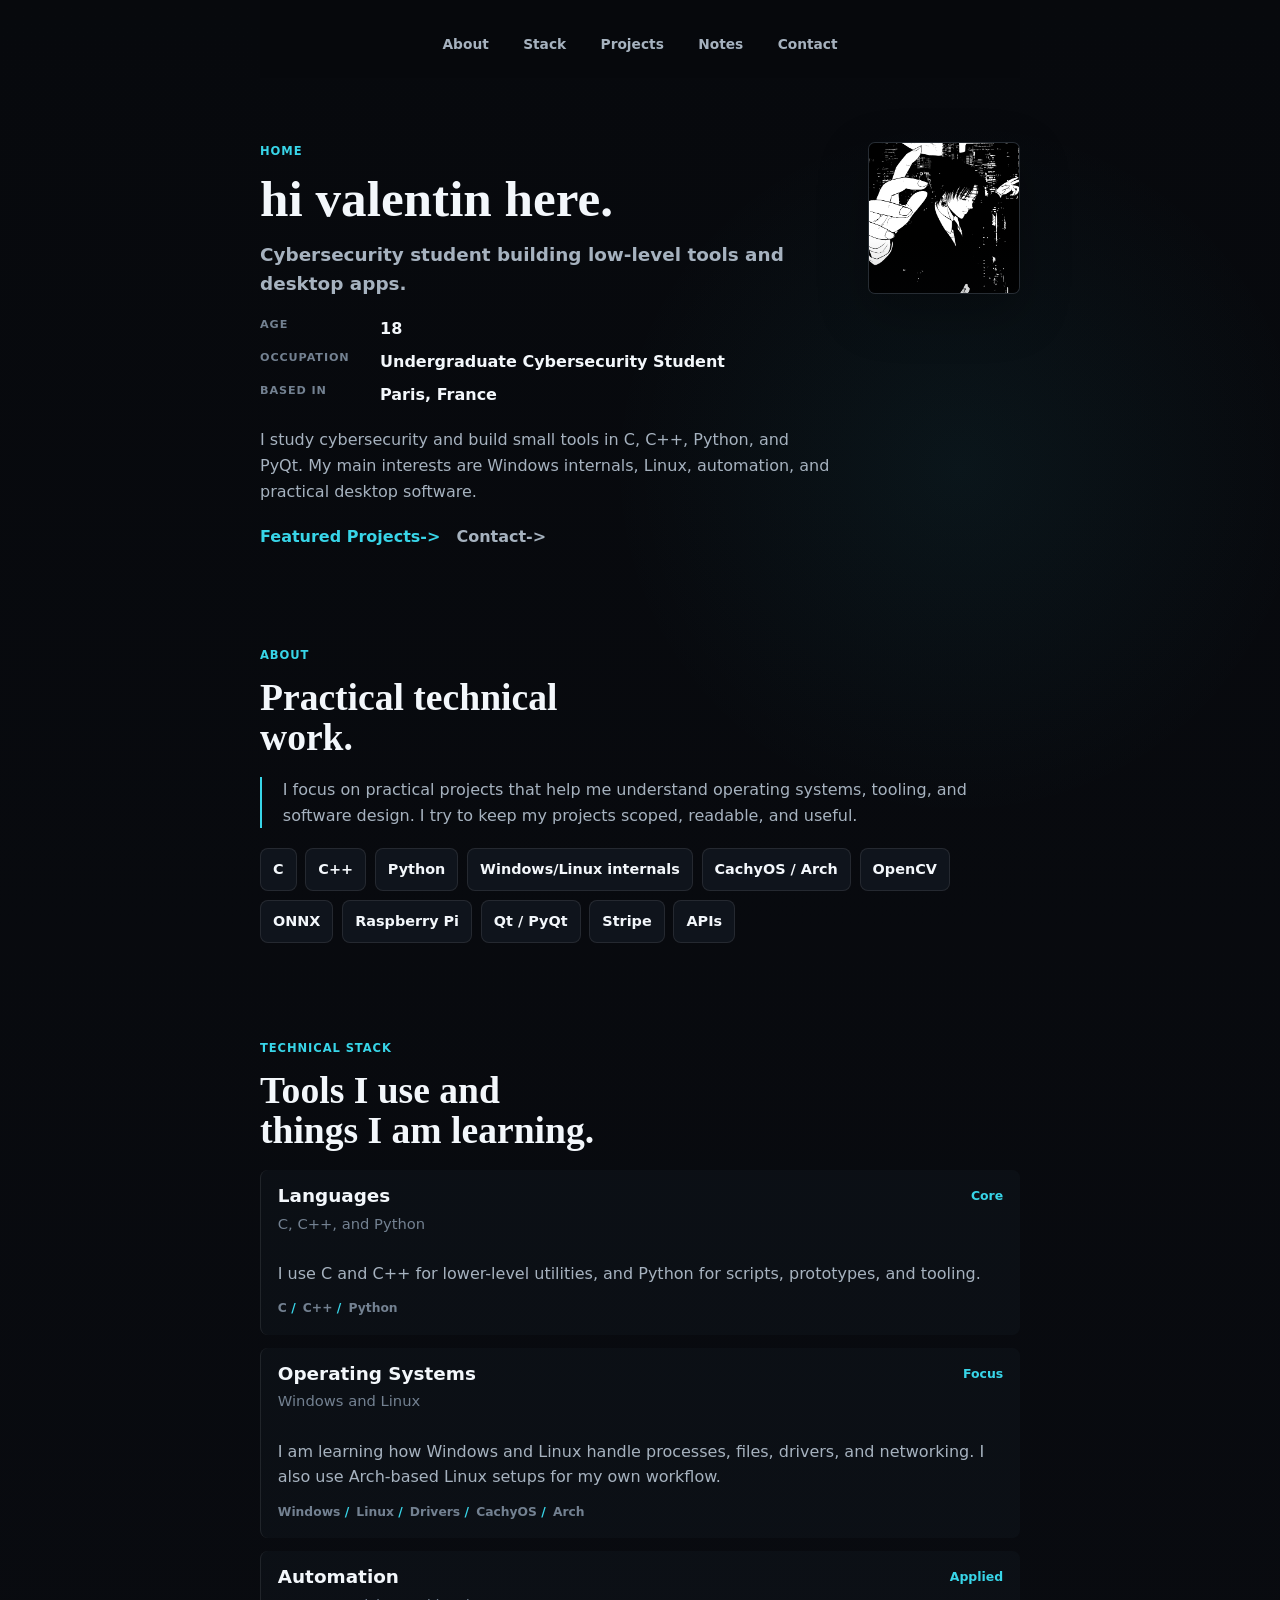
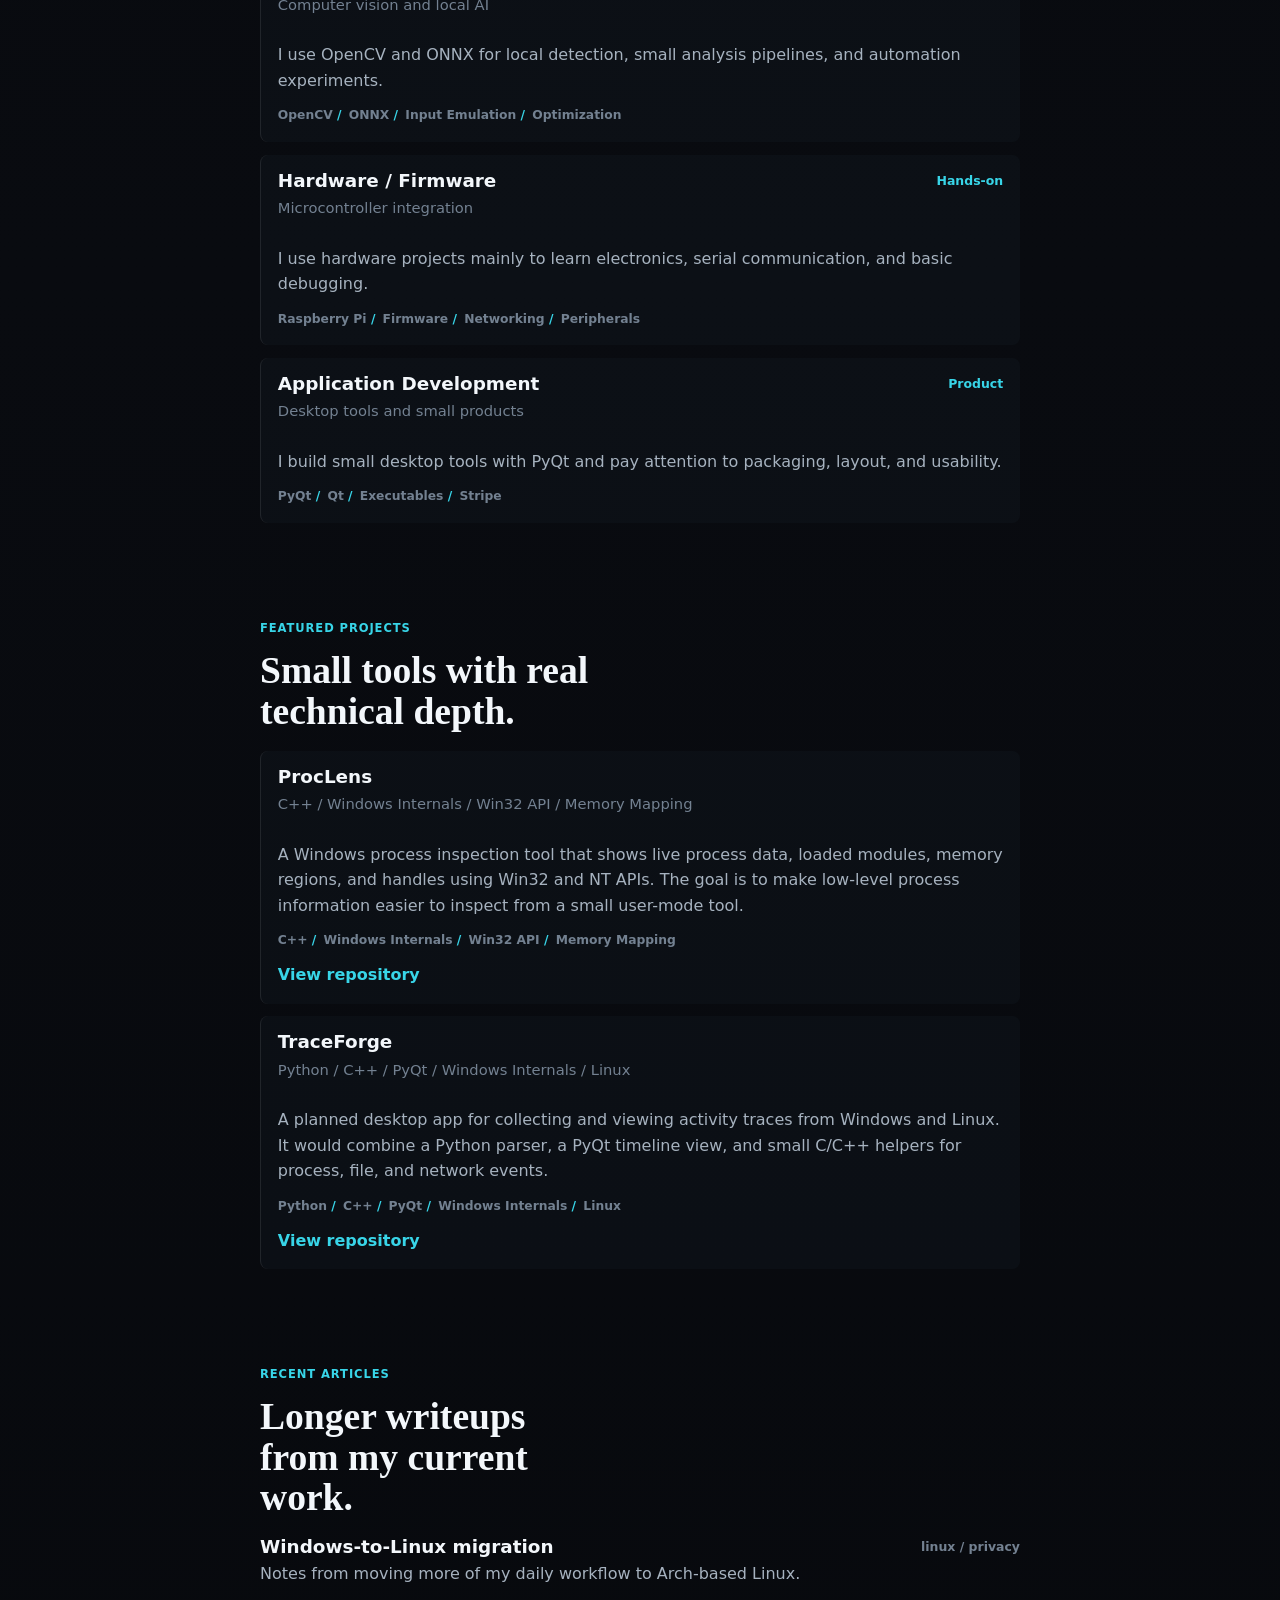
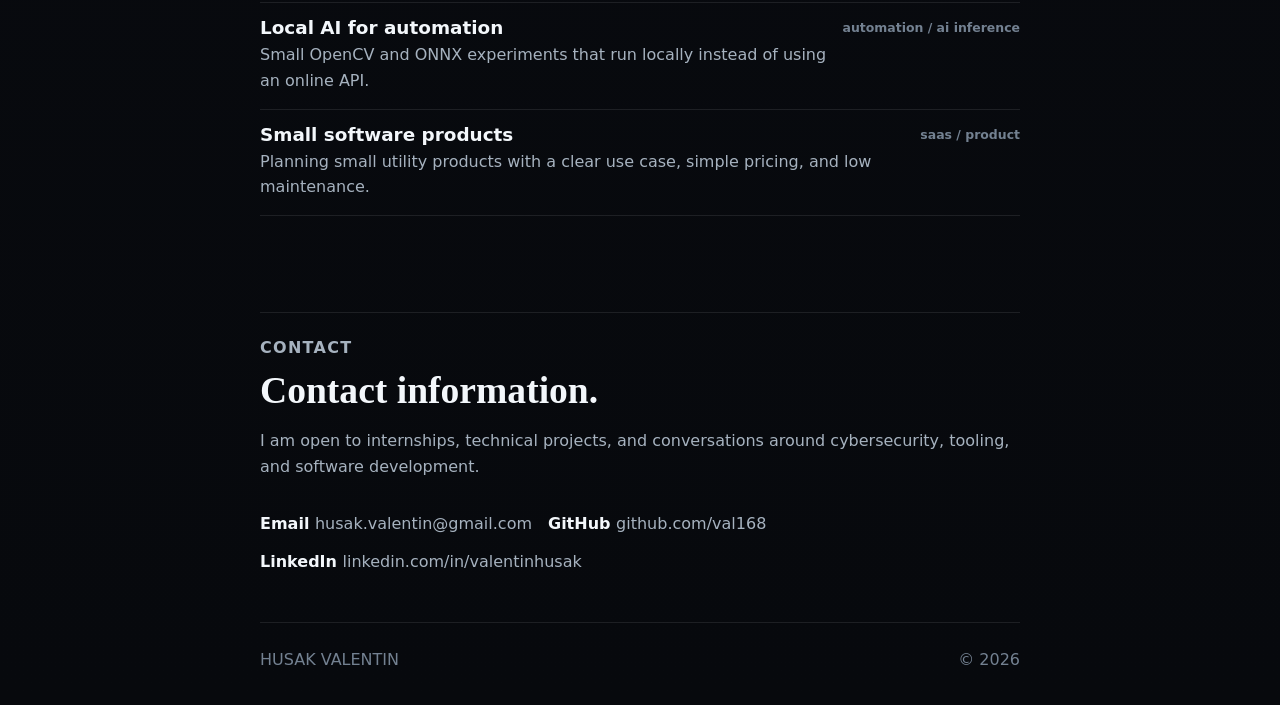
<file: index.html>
<!DOCTYPE html>
<html lang="en">
  <head>
    <meta charset="UTF-8" />
    <meta name="viewport" content="width=device-width, initial-scale=1.0" />
    <title>Portfolio | Cybersecurity Student</title>
    <meta
      name="description"
      content="A clean dark portfolio for a cybersecurity student building low-level tools and small apps."
    />
    <link rel="stylesheet" href="styles.css" />
  </head>
  <body>
    <header class="site-header">
      <a class="brand" href="#home" aria-label="Go to home">
        <span class="brand-mark">YN</span>
        <span class="brand-text" data-field="name">Your Name</span>
      </a>

      <button
        class="nav-toggle"
        type="button"
        aria-label="Toggle navigation"
        aria-expanded="false"
      >
        <span></span>
        <span></span>
      </button>

      <nav class="site-nav" aria-label="Primary navigation">
        <a href="#about">About</a>
        <a href="#stack">Stack</a>
        <a href="#projects">Projects</a>
        <a href="#notes">Notes</a>
        <a href="#contact">Contact</a>
      </nav>
    </header>

    <main>
      <section class="hero section" id="home">
        <div class="hero-content reveal">
          <p class="eyebrow">home</p>
          <h1 data-field="greeting">hi valentin here.</h1>
          <p class="tagline" data-field="tagline">
            Cybersecurity student building low-level tools and desktop apps.
          </p>

          <div class="quick-facts" aria-label="Personal information">
            <span><strong>Age</strong><span data-field="age">Your age</span></span>
            <span>
              <strong>Occupation</strong>
              <span data-field="occupation">Undergraduate Cybersecurity Student</span>
            </span>
            <span>
              <strong>Based in</strong>
              <span data-field="location">Your location</span>
            </span>
          </div>

          <p class="intro" data-field="intro">
            I study cybersecurity and build small tools in C, C++, Python, and
            PyQt. My main interests are Windows internals, Linux, automation,
            and practical desktop software.
          </p>

          <div class="hero-actions">
            <a class="button primary" href="#projects">Featured Projects</a>
            <a class="button secondary" href="#contact">Contact</a>
          </div>
        </div>

        <div class="hero-visual reveal" aria-label="Profile artwork">
          <img
            src="assets/profile-art.jpg"
            alt="Black and white profile artwork"
            width="1024"
            height="1024"
          />
        </div>
      </section>

      <section class="section about-section" id="about">
        <div class="section-heading reveal">
          <p class="eyebrow">about</p>
          <h2>Practical technical work.</h2>
        </div>
        <div class="about-grid">
          <p class="about-copy reveal" data-field="about">
            I focus on practical projects that help me understand operating
            systems, tooling, and software design. I try to keep my projects
            scoped, readable, and useful.
          </p>
          <div class="skill-strip reveal" id="skill-list" aria-label="Current skills"></div>
        </div>
      </section>

      <section class="section" id="stack">
        <div class="section-heading reveal">
          <p class="eyebrow">technical stack</p>
          <h2>Tools I use and things I am learning.</h2>
        </div>
        <div class="card-grid" id="stack-list"></div>
      </section>

      <section class="section" id="projects">
        <div class="section-heading reveal">
          <p class="eyebrow">featured projects</p>
          <h2>Small tools with real technical depth.</h2>
        </div>
        <div class="card-grid" id="project-list"></div>
      </section>

      <section class="section" id="notes">
        <div class="section-heading reveal">
          <p class="eyebrow">recent articles</p>
          <h2>Longer writeups from my current work.</h2>
        </div>
        <div class="note-list" id="note-list"></div>
      </section>

      <section class="section contact-section" id="contact">
        <div class="contact-panel reveal">
          <div>
            <p class="eyebrow">contact</p>
            <h2>Contact information.</h2>
            <p>
              I am open to internships, technical projects, and conversations
              around cybersecurity, tooling, and software development.
            </p>
          </div>
          <div class="contact-links" id="contact-list"></div>
        </div>
      </section>
    </main>

    <footer class="site-footer">
      <p>
        <span data-field="name">Your Name</span>
        <span>&copy; <span id="current-year"></span></span>
      </p>
    </footer>

    <script src="script.js"></script>
  </body>
</html>
</file>
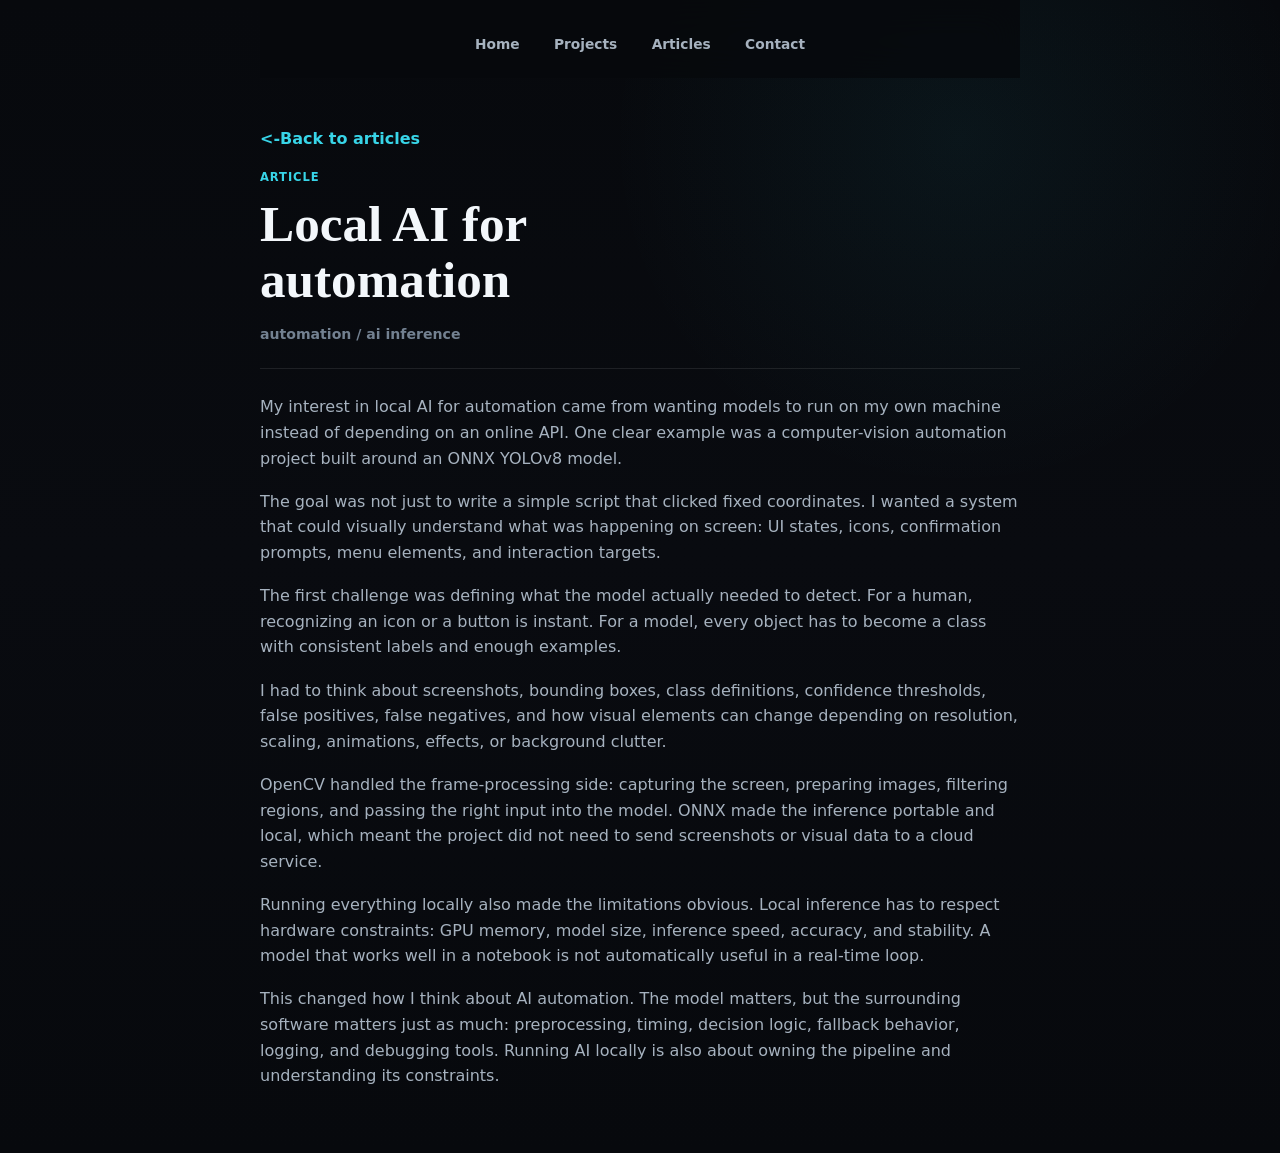
<file: articles/local-ai-for-automation.html>
<!DOCTYPE html>
<html lang="en">
  <head>
    <meta charset="UTF-8" />
    <meta name="viewport" content="width=device-width, initial-scale=1.0" />
    <title>Local AI for Automation | Husak Valentin</title>
    <meta
      name="description"
      content="Notes about local OpenCV and ONNX automation experiments."
    />
    <link rel="stylesheet" href="../styles.css" />
  </head>
  <body>
    <header class="site-header">
      <nav class="site-nav" aria-label="Article navigation">
        <a href="../index.html#home">Home</a>
        <a href="../index.html#projects">Projects</a>
        <a href="../index.html#notes">Articles</a>
        <a href="../index.html#contact">Contact</a>
      </nav>
    </header>

    <main class="article-main">
      <article>
        <a class="back-link" href="../index.html#notes">Back to articles</a>
        <header class="article-header">
          <p class="eyebrow">article</p>
          <h1>Local AI for automation</h1>
          <p class="article-meta">automation / ai inference</p>
        </header>

        <div class="article-content">
          <p>
            My interest in local AI for automation came from wanting models to
            run on my own machine instead of depending on an online API. One
            clear example was a computer-vision automation project built around
            an ONNX YOLOv8 model.
          </p>
          <p>
            The goal was not just to write a simple script that clicked fixed
            coordinates. I wanted a system that could visually understand what
            was happening on screen: UI states, icons, confirmation prompts,
            menu elements, and interaction targets.
          </p>
          <p>
            The first challenge was defining what the model actually needed to
            detect. For a human, recognizing an icon or a button is instant. For
            a model, every object has to become a class with consistent labels
            and enough examples.
          </p>
          <p>
            I had to think about screenshots, bounding boxes, class definitions,
            confidence thresholds, false positives, false negatives, and how
            visual elements can change depending on resolution, scaling,
            animations, effects, or background clutter.
          </p>
          <p>
            OpenCV handled the frame-processing side: capturing the screen,
            preparing images, filtering regions, and passing the right input
            into the model. ONNX made the inference portable and local, which
            meant the project did not need to send screenshots or visual data to
            a cloud service.
          </p>
          <p>
            Running everything locally also made the limitations obvious. Local
            inference has to respect hardware constraints: GPU memory, model
            size, inference speed, accuracy, and stability. A model that works
            well in a notebook is not automatically useful in a real-time loop.
          </p>
          <p>
            This changed how I think about AI automation. The model matters, but
            the surrounding software matters just as much: preprocessing,
            timing, decision logic, fallback behavior, logging, and debugging
            tools. Running AI locally is also about owning the pipeline and
            understanding its constraints.
          </p>
        </div>
      </article>
    </main>
  </body>
</html>
</file>
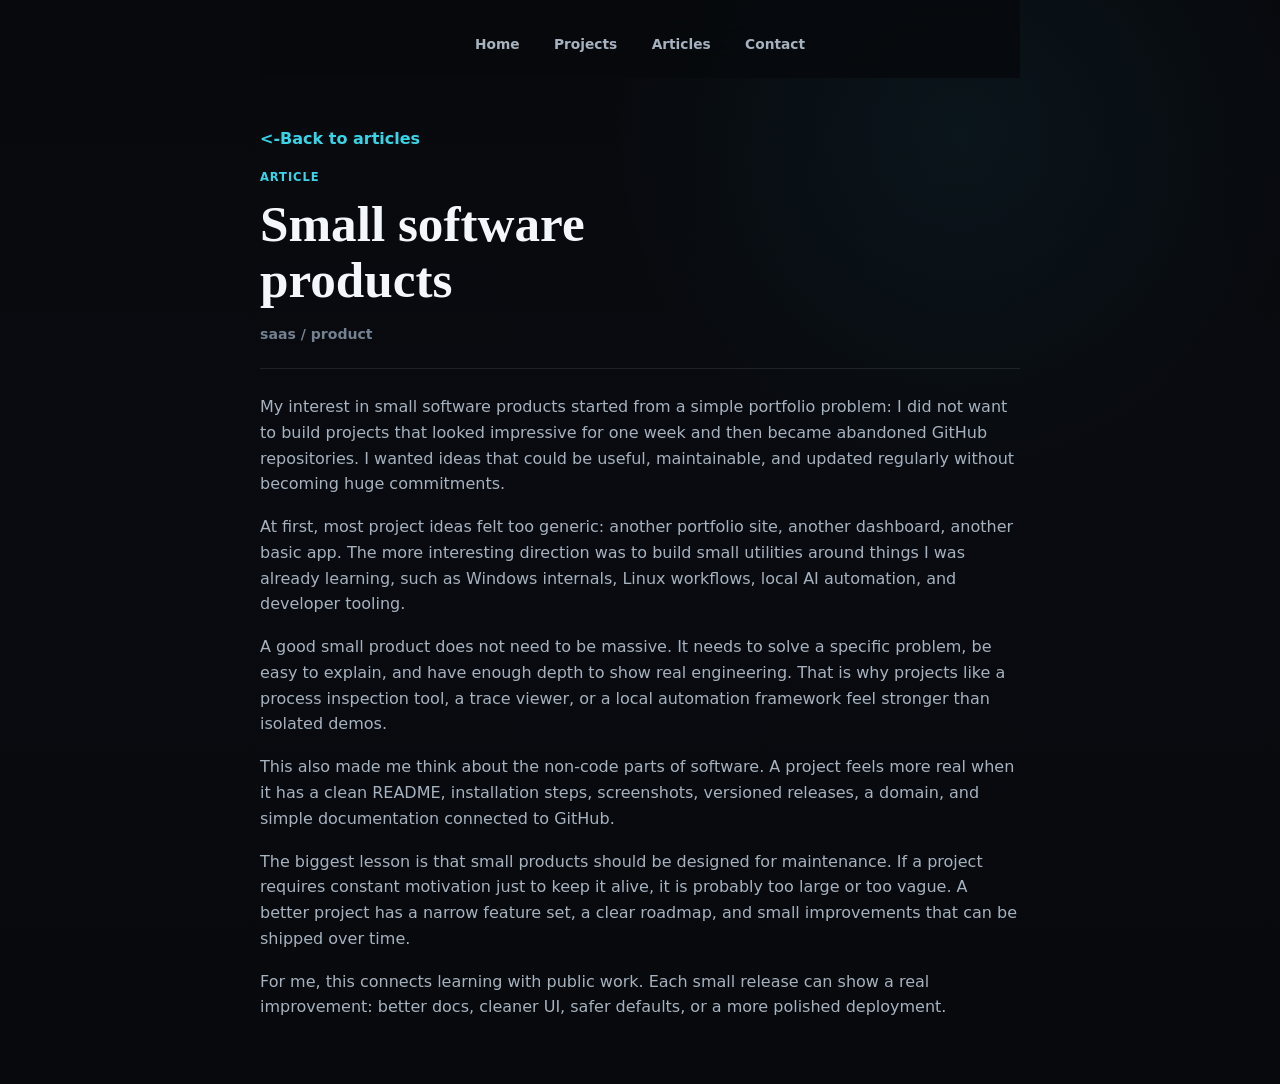
<file: articles/small-software-products.html>
<!DOCTYPE html>
<html lang="en">
  <head>
    <meta charset="UTF-8" />
    <meta name="viewport" content="width=device-width, initial-scale=1.0" />
    <title>Small Software Products | Husak Valentin</title>
    <meta
      name="description"
      content="Notes about turning small technical projects into maintainable software products."
    />
    <link rel="stylesheet" href="../styles.css" />
  </head>
  <body>
    <header class="site-header">
      <nav class="site-nav" aria-label="Article navigation">
        <a href="../index.html#home">Home</a>
        <a href="../index.html#projects">Projects</a>
        <a href="../index.html#notes">Articles</a>
        <a href="../index.html#contact">Contact</a>
      </nav>
    </header>

    <main class="article-main">
      <article>
        <a class="back-link" href="../index.html#notes">Back to articles</a>
        <header class="article-header">
          <p class="eyebrow">article</p>
          <h1>Small software products</h1>
          <p class="article-meta">saas / product</p>
        </header>

        <div class="article-content">
          <p>
            My interest in small software products started from a simple
            portfolio problem: I did not want to build projects that looked
            impressive for one week and then became abandoned GitHub
            repositories. I wanted ideas that could be useful, maintainable, and
            updated regularly without becoming huge commitments.
          </p>
          <p>
            At first, most project ideas felt too generic: another portfolio
            site, another dashboard, another basic app. The more interesting
            direction was to build small utilities around things I was already
            learning, such as Windows internals, Linux workflows, local AI
            automation, and developer tooling.
          </p>
          <p>
            A good small product does not need to be massive. It needs to solve
            a specific problem, be easy to explain, and have enough depth to
            show real engineering. That is why projects like a process
            inspection tool, a trace viewer, or a local automation framework
            feel stronger than isolated demos.
          </p>
          <p>
            This also made me think about the non-code parts of software. A
            project feels more real when it has a clean README, installation
            steps, screenshots, versioned releases, a domain, and simple
            documentation connected to GitHub.
          </p>
          <p>
            The biggest lesson is that small products should be designed for
            maintenance. If a project requires constant motivation just to keep
            it alive, it is probably too large or too vague. A better project
            has a narrow feature set, a clear roadmap, and small improvements
            that can be shipped over time.
          </p>
          <p>
            For me, this connects learning with public work. Each small release
            can show a real improvement: better docs, cleaner UI, safer
            defaults, or a more polished deployment.
          </p>
        </div>
      </article>
    </main>
  </body>
</html>
</file>
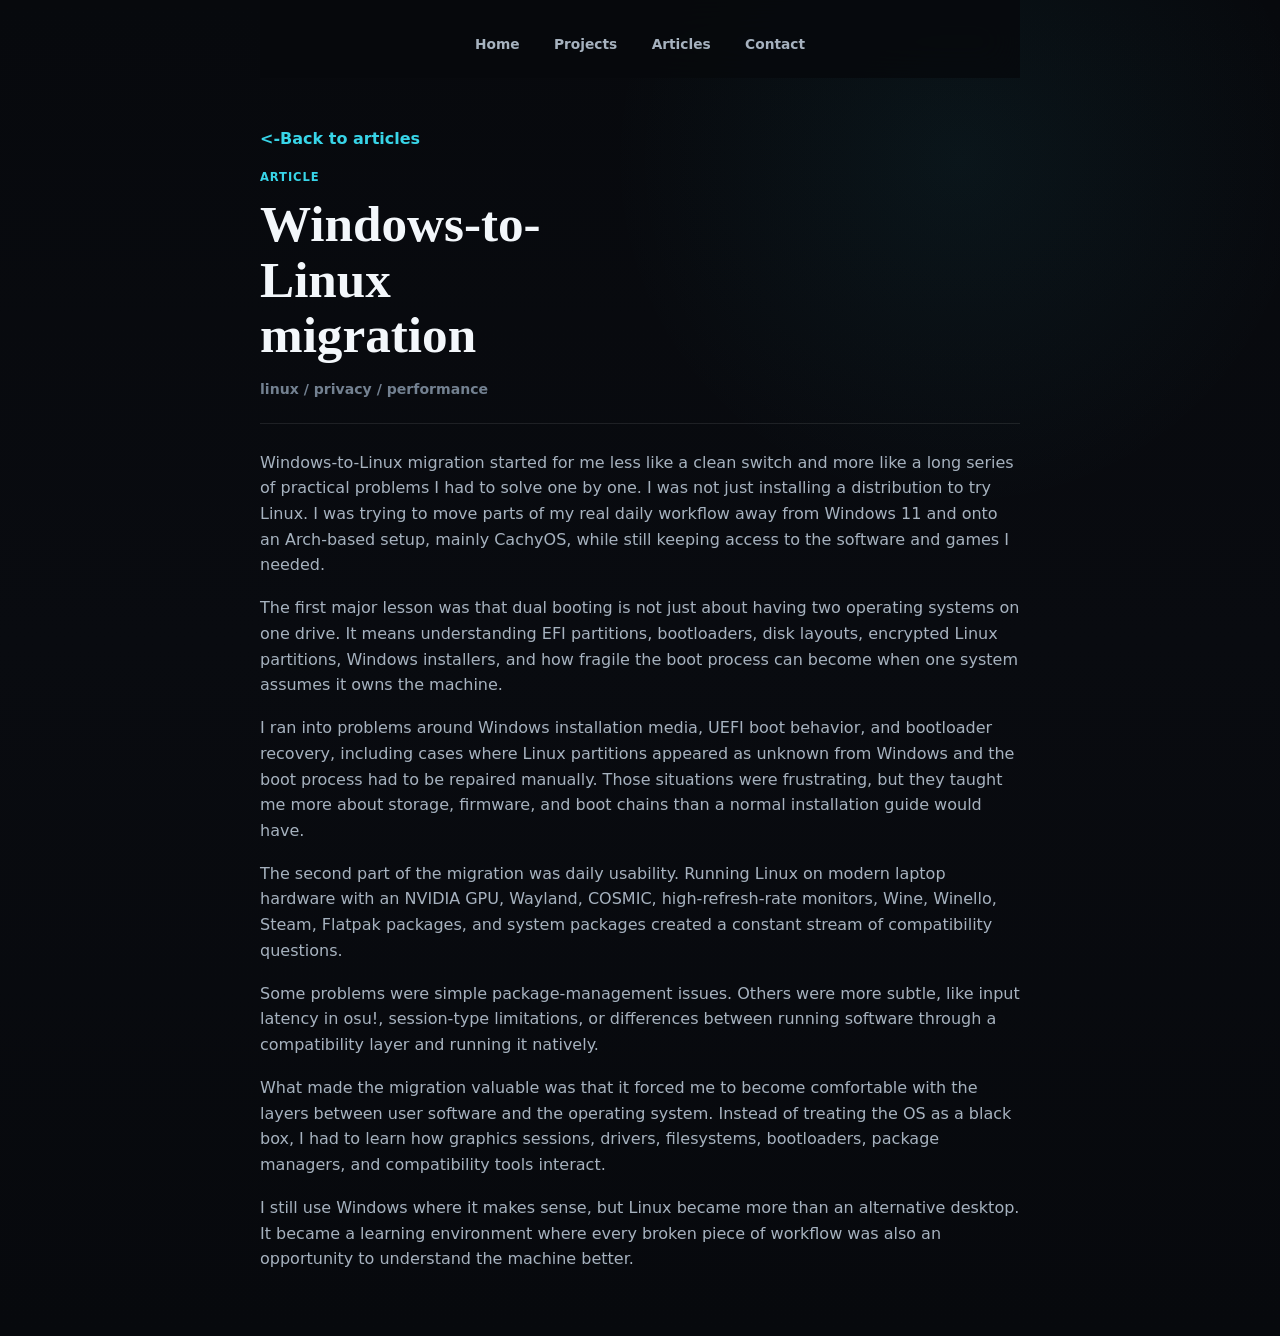
<file: articles/windows-to-linux-migration.html>
<!DOCTYPE html>
<html lang="en">
  <head>
    <meta charset="UTF-8" />
    <meta name="viewport" content="width=device-width, initial-scale=1.0" />
    <title>Windows-to-Linux Migration | Husak Valentin</title>
    <meta
      name="description"
      content="Notes about moving parts of a real daily workflow from Windows to Arch-based Linux."
    />
    <link rel="stylesheet" href="../styles.css" />
  </head>
  <body>
    <header class="site-header">
      <nav class="site-nav" aria-label="Article navigation">
        <a href="../index.html#home">Home</a>
        <a href="../index.html#projects">Projects</a>
        <a href="../index.html#notes">Articles</a>
        <a href="../index.html#contact">Contact</a>
      </nav>
    </header>

    <main class="article-main">
      <article>
        <a class="back-link" href="../index.html#notes">Back to articles</a>
        <header class="article-header">
          <p class="eyebrow">article</p>
          <h1>Windows-to-Linux migration</h1>
          <p class="article-meta">linux / privacy / performance</p>
        </header>

        <div class="article-content">
          <p>
            Windows-to-Linux migration started for me less like a clean switch
            and more like a long series of practical problems I had to solve one
            by one. I was not just installing a distribution to try Linux. I was
            trying to move parts of my real daily workflow away from Windows 11
            and onto an Arch-based setup, mainly CachyOS, while still keeping
            access to the software and games I needed.
          </p>
          <p>
            The first major lesson was that dual booting is not just about
            having two operating systems on one drive. It means understanding
            EFI partitions, bootloaders, disk layouts, encrypted Linux
            partitions, Windows installers, and how fragile the boot process can
            become when one system assumes it owns the machine.
          </p>
          <p>
            I ran into problems around Windows installation media, UEFI boot
            behavior, and bootloader recovery, including cases where Linux
            partitions appeared as unknown from Windows and the boot process had
            to be repaired manually. Those situations were frustrating, but they
            taught me more about storage, firmware, and boot chains than a
            normal installation guide would have.
          </p>
          <p>
            The second part of the migration was daily usability. Running Linux
            on modern laptop hardware with an NVIDIA GPU, Wayland, COSMIC,
            high-refresh-rate monitors, Wine, Winello, Steam, Flatpak packages,
            and system packages created a constant stream of compatibility
            questions.
          </p>
          <p>
            Some problems were simple package-management issues. Others were
            more subtle, like input latency in osu!, session-type limitations,
            or differences between running software through a compatibility
            layer and running it natively.
          </p>
          <p>
            What made the migration valuable was that it forced me to become
            comfortable with the layers between user software and the operating
            system. Instead of treating the OS as a black box, I had to learn
            how graphics sessions, drivers, filesystems, bootloaders, package
            managers, and compatibility tools interact.
          </p>
          <p>
            I still use Windows where it makes sense, but Linux became more than
            an alternative desktop. It became a learning environment where every
            broken piece of workflow was also an opportunity to understand the
            machine better.
          </p>
        </div>
      </article>
    </main>
  </body>
</html>
</file>
<file: styles.css>
:root {
  color-scheme: dark;
  --bg: #080b0f;
  --bg-soft: #0e131a;
  --surface: #121820;
  --surface-strong: #17202a;
  --text: #f3f7fb;
  --muted: #a6b2bf;
  --subtle: #738191;
  --line: rgba(255, 255, 255, 0.09);
  --accent: #38d5e8;
  --accent-soft: rgba(56, 213, 232, 0.12);
  --accent-warm: #d8b66a;
  --shadow: 0 18px 50px rgba(0, 0, 0, 0.28);
  --radius: 8px;
  --max-width: 760px;
}

* {
  box-sizing: border-box;
}

html {
  scroll-behavior: smooth;
}

body {
  margin: 0;
  min-height: 100vh;
  background:
    radial-gradient(circle at 75% 12%, rgba(56, 213, 232, 0.06), transparent 22rem),
    linear-gradient(180deg, #07090d 0%, #090b10 48%, #07090d 100%);
  color: var(--text);
  font-family: system-ui, -apple-system, BlinkMacSystemFont, "Segoe UI", sans-serif;
  line-height: 1.6;
}

body.nav-open {
  overflow: hidden;
}

a {
  color: inherit;
  text-decoration: none;
}

img {
  display: block;
  max-width: 100%;
}

.site-header {
  position: sticky;
  top: 0;
  z-index: 20;
  display: flex;
  align-items: center;
  justify-content: center;
  gap: 1.5rem;
  width: min(100% - 2rem, var(--max-width));
  margin: 0 auto;
  padding: 1.4rem 0 0.8rem;
  background: rgba(7, 9, 13, 0.82);
  backdrop-filter: blur(18px);
}

.brand {
  display: none;
  align-items: center;
  gap: 0.75rem;
  font-weight: 700;
}

.brand-mark {
  display: grid;
  width: 2.35rem;
  height: 2.35rem;
  place-items: center;
  border: 1px solid var(--line);
  border-radius: var(--radius);
  background: var(--surface);
  color: var(--accent);
  font-size: 0.8rem;
  letter-spacing: 0;
}

.brand-text {
  max-width: 14rem;
  overflow: hidden;
  text-overflow: ellipsis;
  white-space: nowrap;
}

.site-nav {
  display: flex;
  align-items: center;
  gap: 0.45rem;
}

.site-nav a {
  border-radius: var(--radius);
  color: var(--muted);
  font-size: 0.86rem;
  font-weight: 600;
  padding: 0.65rem 0.85rem;
  transition: color 180ms ease, background 180ms ease;
}

.site-nav a:hover,
.site-nav a.active {
  background: rgba(255, 255, 255, 0.06);
  color: var(--text);
}

.nav-toggle {
  display: none;
  width: 2.5rem;
  height: 2.5rem;
  border: 1px solid var(--line);
  border-radius: var(--radius);
  background: var(--surface);
  color: var(--text);
  cursor: pointer;
}

.nav-toggle span {
  display: block;
  width: 1.1rem;
  height: 2px;
  margin: 0.25rem auto;
  background: currentColor;
}

.section {
  width: min(100% - 2rem, var(--max-width));
  margin: 0 auto;
  padding: 3rem 0;
  scroll-margin-top: 5rem;
}

.hero {
  display: grid;
  grid-template-columns: minmax(0, 1fr) 9.5rem;
  align-items: start;
  gap: 2rem;
  min-height: auto;
  padding-top: 4rem;
  padding-bottom: 3rem;
}

.eyebrow {
  margin: 0 0 0.65rem;
  color: var(--accent);
  font-size: 0.72rem;
  font-weight: 800;
  letter-spacing: 0.08em;
  text-transform: uppercase;
}

h1,
h2,
h3 {
  margin: 0;
  line-height: 1.08;
}

h1 {
  max-width: none;
  font-family: Georgia, "Times New Roman", serif;
  font-size: clamp(2.35rem, 6vw, 3.2rem);
  font-weight: 800;
}

h2 {
  max-width: 18ch;
  font-family: Georgia, "Times New Roman", serif;
  font-size: clamp(1.75rem, 4vw, 2.35rem);
  font-weight: 800;
}

h3 {
  font-size: 1.15rem;
  font-weight: 750;
}

.tagline {
  max-width: 40rem;
  margin: 0.85rem 0 0;
  color: var(--muted);
  font-size: clamp(1rem, 2vw, 1.15rem);
  font-weight: 600;
}

.quick-facts {
  display: grid;
  grid-template-columns: 1fr;
  gap: 0.45rem;
  margin: 1.1rem 0 0;
}

.quick-facts > span {
  display: grid;
  grid-template-columns: 7.5rem 1fr;
  min-width: 0;
  border: 0;
  border-radius: 0;
  background: transparent;
  padding: 0;
}

.quick-facts strong,
.meta-label {
  display: block;
  color: var(--subtle);
  font-size: 0.7rem;
  font-weight: 800;
  letter-spacing: 0.08em;
  text-transform: uppercase;
}

.quick-facts span span {
  display: block;
  margin-top: 0;
  overflow-wrap: anywhere;
  color: var(--text);
  font-weight: 650;
}

.intro,
.about-copy,
.contact-panel p {
  color: var(--muted);
  font-size: 1rem;
}

.intro {
  max-width: 44rem;
  margin: 1.25rem 0 0;
}

.hero-actions {
  display: flex;
  flex-wrap: wrap;
  gap: 1rem;
  margin-top: 1.25rem;
}

.button {
  display: inline-flex;
  align-items: center;
  justify-content: center;
  min-height: auto;
  border: 0;
  border-radius: 0;
  padding: 0;
  color: var(--accent);
  font-weight: 750;
  transition: transform 180ms ease, border-color 180ms ease, background 180ms ease;
}

.button:hover {
  transform: translateY(-2px);
}

.button.primary {
  background: transparent;
  color: var(--accent);
}

.button.secondary {
  border-color: transparent;
  background: transparent;
  color: var(--muted);
}

.button::after {
  content: " ->";
}

.hero-visual {
  position: relative;
  overflow: hidden;
  border: 1px solid var(--line);
  border-radius: 7px;
  background: var(--surface);
  box-shadow: var(--shadow);
  aspect-ratio: 1 / 1;
}

.hero-visual::after {
  position: absolute;
  inset: 0;
  content: "";
  background: linear-gradient(180deg, transparent 62%, rgba(8, 11, 15, 0.18) 100%);
  pointer-events: none;
}

.hero-visual img {
  width: 100%;
  height: 100%;
  object-fit: cover;
  object-position: center;
  filter: grayscale(1) contrast(1.05);
}

.section-heading {
  display: grid;
  gap: 0.2rem;
  margin-bottom: 1.15rem;
}

.about-grid {
  display: grid;
  max-width: 68rem;
  gap: 1.25rem;
}

.about-copy {
  max-width: 64rem;
  margin: 0;
  border-left: 2px solid var(--accent);
  padding-left: 1.3rem;
}

.skill-strip {
  display: flex;
  flex-wrap: wrap;
  gap: 0.55rem;
}

.skill-pill {
  border: 1px solid var(--line);
  border-radius: var(--radius);
  background: rgba(18, 24, 32, 0.78);
  color: var(--muted);
  font-size: 0.9rem;
  font-weight: 700;
  padding: 0.55rem 0.75rem;
}

.skill-pill strong {
  color: var(--text);
}

.card-grid {
  display: grid;
  grid-template-columns: 1fr;
  gap: 0.8rem;
}

#project-list {
  grid-template-columns: 1fr;
}

#stack-list {
  grid-template-columns: 1fr;
}

.card {
  display: flex;
  min-height: 100%;
  flex-direction: column;
  gap: 0.7rem;
  border: 0;
  border-left: 1px solid var(--line);
  border-radius: var(--radius);
  background: rgba(18, 24, 32, 0.42);
  padding: 1rem 1.05rem;
  transition: transform 180ms ease, border-color 180ms ease, background 180ms ease;
}

.card:hover {
  transform: translateX(3px);
  border-color: rgba(56, 213, 232, 0.48);
  background: rgba(18, 24, 32, 0.68);
}

.card-header {
  display: flex;
  align-items: flex-start;
  justify-content: space-between;
  gap: 1rem;
}

.card-meta {
  margin-top: 0.35rem;
  color: var(--subtle);
  font-size: 0.92rem;
}

.card-date {
  flex: 0 0 auto;
  border: 0;
  border-radius: 0;
  color: var(--accent);
  font-size: 0.78rem;
  font-weight: 750;
  padding: 0;
  white-space: nowrap;
}

.card-description {
  margin: 0;
  color: var(--muted);
}

.chip-list {
  display: flex;
  flex-wrap: wrap;
  gap: 0.45rem;
  margin-top: 0.1rem;
}

.chip {
  border: 0;
  border-radius: 0;
  background: transparent;
  color: var(--subtle);
  font-size: 0.77rem;
  font-weight: 700;
  padding: 0;
}

.chip:not(:last-child)::after {
  content: " /";
  color: var(--accent);
}

.card-link {
  align-self: flex-start;
  color: var(--accent);
  font-weight: 800;
}

.card-link:hover {
  text-decoration: underline;
  text-underline-offset: 0.2rem;
}

.card-link.placeholder {
  color: var(--subtle);
  pointer-events: none;
}

.contact-section {
  padding-bottom: 3rem;
}

.contact-panel {
  display: grid;
  grid-template-columns: 1fr;
  gap: 1rem;
  align-items: center;
  border: 0;
  border-top: 1px solid var(--line);
  border-radius: 0;
  background: transparent;
  padding: 1.4rem 0 0;
}

.contact-panel h2 {
  max-width: none;
}

.contact-links {
  display: flex;
  flex-wrap: wrap;
  gap: 0.75rem 1rem;
}

.contact-link {
  display: inline-flex;
  align-items: baseline;
  gap: 0.35rem;
  border: 0;
  border-radius: 0;
  background: transparent;
  padding: 0;
}

.contact-link span:last-child {
  min-width: 0;
  overflow-wrap: anywhere;
  color: var(--muted);
  text-align: right;
}

.note-list {
  display: grid;
  gap: 0.95rem;
}

.note-item {
  display: grid;
  grid-template-columns: minmax(0, 1fr) max-content;
  gap: 1rem;
  border-bottom: 1px solid var(--line);
  padding-bottom: 0.95rem;
  transition: border-color 180ms ease, transform 180ms ease;
}

.note-item:hover {
  border-color: rgba(56, 213, 232, 0.48);
  transform: translateX(3px);
}

.note-item h3 {
  margin-bottom: 0.25rem;
}

.note-item p {
  margin: 0;
  color: var(--muted);
}

.note-item > span {
  color: var(--subtle);
  font-size: 0.78rem;
  font-weight: 700;
  text-align: right;
}

.article-main {
  width: min(100% - 2rem, var(--max-width));
  margin: 0 auto;
  padding: 3rem 0 4rem;
}

.article-header {
  border-bottom: 1px solid var(--line);
  padding-bottom: 1.4rem;
}

.article-header h1 {
  max-width: 14ch;
  margin-top: 0.6rem;
}

.article-meta {
  margin: 1rem 0 0;
  color: var(--subtle);
  font-size: 0.88rem;
  font-weight: 700;
}

.article-content {
  display: grid;
  gap: 1.1rem;
  padding-top: 1.6rem;
}

.article-content p {
  margin: 0;
  color: var(--muted);
}

.back-link {
  display: inline-flex;
  margin-bottom: 1rem;
  color: var(--accent);
  font-weight: 750;
}

.back-link::before {
  content: "<- ";
}

.site-footer {
  width: min(100% - 2rem, var(--max-width));
  margin: 0 auto;
  border-top: 1px solid var(--line);
  padding: 1.5rem 0 2rem;
  color: var(--subtle);
}

.site-footer p {
  display: flex;
  justify-content: space-between;
  gap: 1rem;
  margin: 0;
}

.reveal {
  opacity: 0;
  transform: translateY(16px);
  transition: opacity 500ms ease, transform 500ms ease;
}

.reveal.is-visible {
  opacity: 1;
  transform: translateY(0);
}

@media (prefers-reduced-motion: reduce) {
  html {
    scroll-behavior: auto;
  }

  *,
  *::before,
  *::after {
    animation-duration: 1ms !important;
    scroll-behavior: auto !important;
    transition-duration: 1ms !important;
  }
}

@media (max-width: 860px) {
  .site-header {
    justify-content: flex-end;
  }

  .nav-toggle {
    display: block;
  }

  .site-nav {
    position: fixed;
    top: 4.4rem;
    right: 1rem;
    left: 1rem;
    display: grid;
    gap: 0.2rem;
    border: 1px solid var(--line);
    border-radius: var(--radius);
    background: rgba(14, 19, 26, 0.98);
    box-shadow: var(--shadow);
    padding: 0.5rem;
    opacity: 0;
    pointer-events: none;
    transform: translateY(-0.5rem);
    transition: opacity 180ms ease, transform 180ms ease;
  }

  body.nav-open .site-nav {
    opacity: 1;
    pointer-events: auto;
    transform: translateY(0);
  }

  .hero,
  .contact-panel {
    grid-template-columns: 1fr;
  }

  .hero {
    gap: 1.5rem;
    min-height: auto;
    padding-top: 3rem;
  }

  .hero-visual {
    max-width: 10rem;
  }

  .card-grid,
  #stack-list,
  #project-list {
    grid-template-columns: 1fr;
  }
}

@media (max-width: 620px) {
  .section {
    width: min(100% - 1.25rem, var(--max-width));
    padding: 2.5rem 0;
  }

  .site-header,
  .site-footer {
    width: min(100% - 1.25rem, var(--max-width));
  }

  h1 {
    font-size: clamp(2.3rem, 11vw, 3rem);
  }

  .quick-facts {
    grid-template-columns: 1fr;
  }

  .quick-facts > span,
  .note-item {
    grid-template-columns: 1fr;
  }

  .card-header,
  .contact-link,
  .site-footer p {
    align-items: flex-start;
    flex-direction: column;
  }

  .card-date {
    white-space: normal;
  }

  .contact-link span:last-child {
    text-align: left;
  }

  .note-item > span {
    text-align: left;
  }
}
</file>
